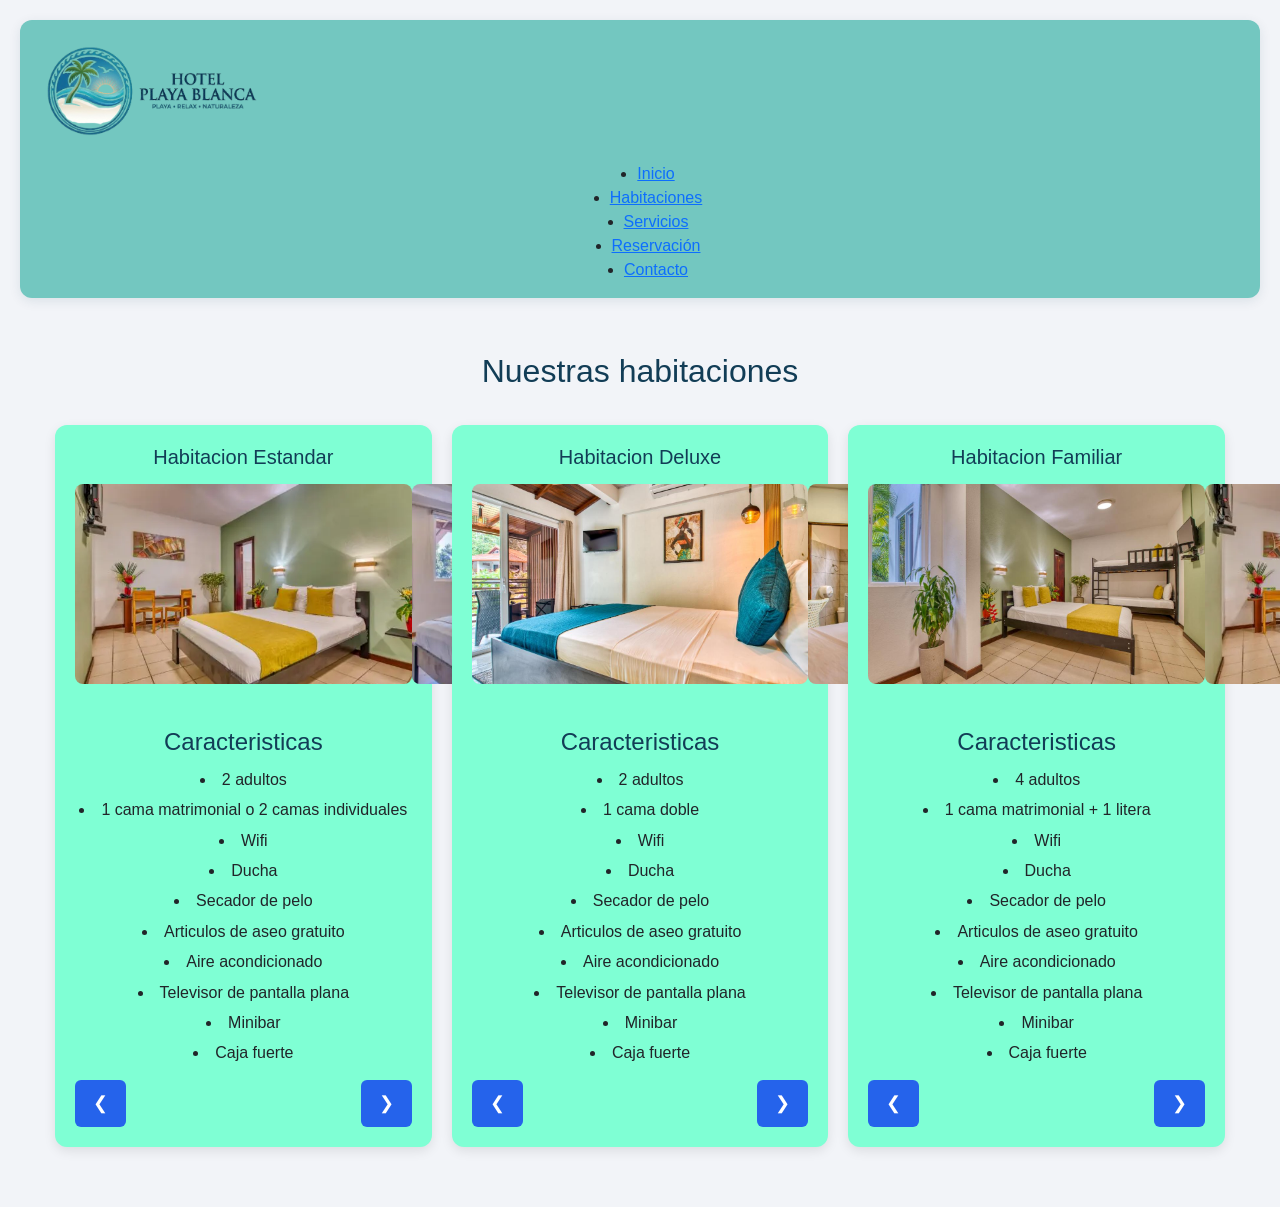
<file: views/habitaciones.html>
<!DOCTYPE html>
<html lang="en">
<head>
    <meta charset="UTF-8">
    <meta name="viewport" content="width=device-width, initial-scale=1.0">
    <title>Habitaciones</title>
    <link href="https://cdn.jsdelivr.net/npm/bootstrap@5.3.8/dist/css/bootstrap.min.css" rel="stylesheet">
    <script src="https://cdn.jsdelivr.net/npm/bootstrap@5.3.8/dist/js/bootstrap.bundle.min.js"></script>
    <link rel="stylesheet" href="./css/habitaciones.css">
    <link rel="stylesheet" href="./css/habitaciones.css">

    <style>
        /* ESTILOS EXISTENTES */
        .borde {
            border: 1px solid black;
        }
        .col-6 {
            margin-left: auto;
            margin-right: auto;
        }
        h2 {
            text-align: center;
            color: var(--blue-700);
            font-size: 2rem;
            margin-bottom: 28px;
        }
        h4{
            text-align: center;
        }
        li{
         width: fit-content;
         margin: auto;
        }

    </style>
</head>


<body>
    <header class="encabezado">
         <nav class="menu">

            <a href="#inicio" class="logo">
                <img src="./img/Logo_Hotel.png" alt="Logo Hotel Playa Blanca">
            </a>

            <ul class="navegacion">
                <li><a href="../index.html" >Inicio</a></li>
                <li><a href="./habitaciones.html">Habitaciones</a></li>
                <li><a href="#servicios">Servicios</a></li>
                <li><a href="#reservacion">Reservación</a></li>
                <li><a href="#contactos">Contacto</a></li>
            </ul>

        </nav>
    </header>
       <section id="titulo_habi">
        <br>
        <h2>Nuestras habitaciones</h2>
       </section>

           <div class="contenedor-carruseles">

        <!-- Carrusel 1 -->
        <div class="carrusel">
            <h2>Habitacion Estandar</h2>
            <div class="pista">
                <img src="./img/Habitacion/Estandar/Estandar_1.jpg" alt="estandar_1">
                <img src="./img/Habitacion/Estandar/Estandar_2.jpg" alt="estandar_2">
                <img src="./img/Habitacion/Estandar/Estandar_3.jpg" alt="estandar_3">
            </div>
            <br>
            <h4>Caracteristicas</h4>
            <li>2 adultos</li>
            <li>1 cama matrimonial o 2 camas individuales</li>
            <li>Wifi</li>
            <li>Ducha</li>
            <li>Secador de pelo</li>
            <li>Articulos de aseo gratuito</li>
            <li>Aire acondicionado</li>
            <li>Televisor de pantalla plana</li>
            <li>Minibar</li>
            <li>Caja fuerte</li>
            <div class="controles">
                <button onclick="mover(0, -1)">❮</button>
                <button onclick="mover(0, 1)">❯</button>
            </div>
        </div>

        <!-- Carrusel 2 -->
        <div class="carrusel">
            <h2>Habitacion Deluxe</h2>
            <div class="pista">
                <img src="./img/Habitacion/Deluxe/Deluxe_1.jpg" alt="deluxe_1">
                <img src="./img/Habitacion/Deluxe/Deluxe_2.jpg" alt="deluxe_2">
                <img src="./img/Habitacion/Deluxe/Delixe_3.jpg" alt="deluxe_3">
                <img src="./img/Habitacion/Deluxe/Deluxe_4.jpg" alt="deluxe_4">
            </div>
            <br>
            <h4>Caracteristicas</h4>
            <li>2 adultos</li>
            <li>1 cama doble</li>
            <li>Wifi</li>
            <li>Ducha</li>
            <li>Secador de pelo</li>
            <li>Articulos de aseo gratuito</li>
            <li>Aire acondicionado</li>
            <li>Televisor de pantalla plana</li>
            <li>Minibar</li>
            <li>Caja fuerte</li>
            <div class="controles">
                <button onclick="mover(1, -1)">❮</button>
                <button onclick="mover(1, 1)">❯</button>
            </div>
        </div>

        <!-- Carrusel 3 -->
        <div class="carrusel">
            <h2>Habitacion Familiar</h2>
            <div class="pista">
                <img src="./img/Habitacion/Familiar/Familiar_1.jpg" alt="familiar_1">
                <img src="./img/Habitacion/Familiar/Familiar_2.jpg" alt="familiar_2">
                <img src="./img/Habitacion/Familiar/Familiar_3.jpg" alt="familiar_3">
                <img src="./img/Habitacion/Familiar/Familiar_4.jpg" alt="familiar_4">
                <img src="./img/Habitacion/Familiar/Familiar_5.jpg" alt="familiar_5">
            </div>
            <br>
             <h4>Caracteristicas</h4>
            <li>4 adultos</li>
            <li>1 cama matrimonial + 1 litera</li>
            <li>Wifi</li>
            <li>Ducha</li>
            <li>Secador de pelo</li>
            <li>Articulos de aseo gratuito</li>
            <li>Aire acondicionado</li>
            <li>Televisor de pantalla plana</li>
            <li>Minibar</li>
            <li>Caja fuerte</li>
            <div class="controles">
                <button onclick="mover(2, -1)">❮</button>
                <button onclick="mover(2, 1)">❯</button>
            </div>
        </div>

    </div>

    <script>
        const indices = [0, 0, 0];

        function mover(carrusel, direccion) {
            const pista = document.querySelectorAll(".pista")[carrusel];
            const total = pista.children.length;

            indices[carrusel] =
                (indices[carrusel] + direccion + total) % total;

            pista.style.transform =
                `translateX(-${indices[carrusel] * 100}%)`;
        }
    </script>
    
</body>
</html>
</file>
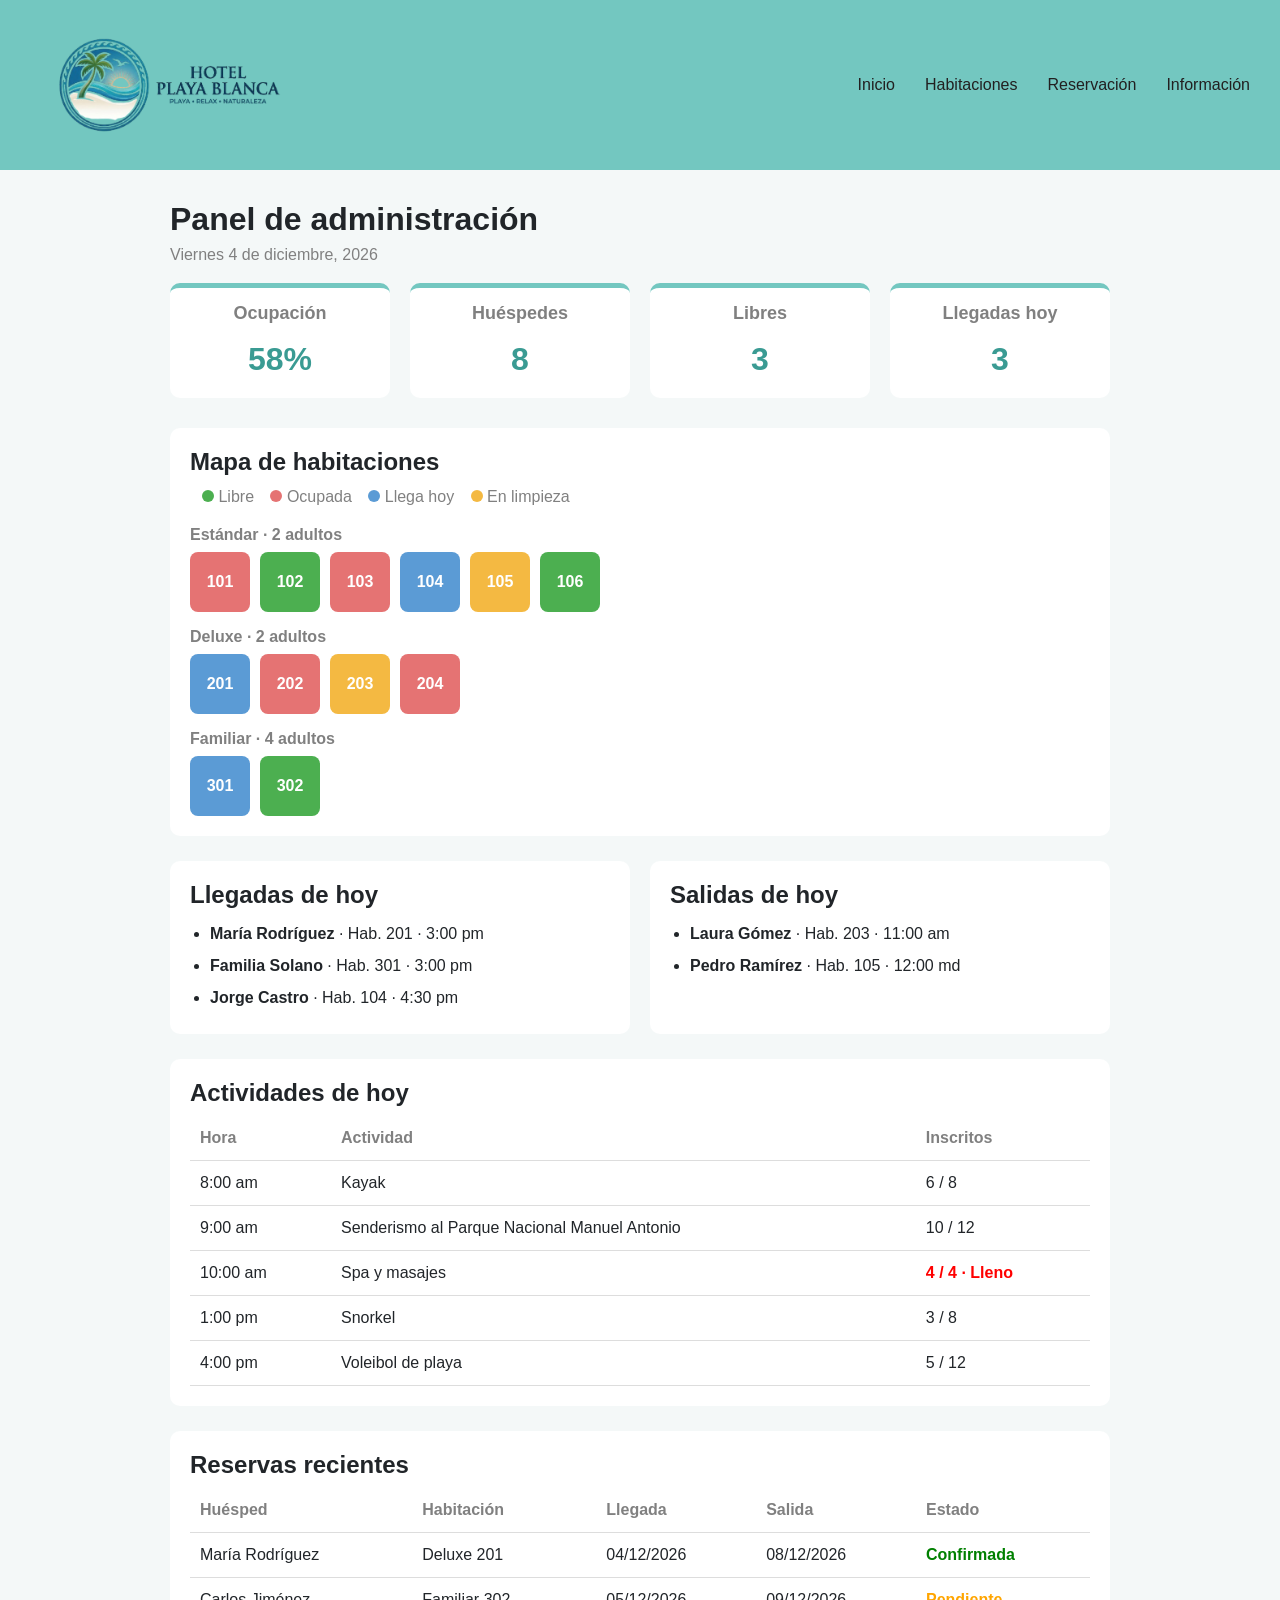
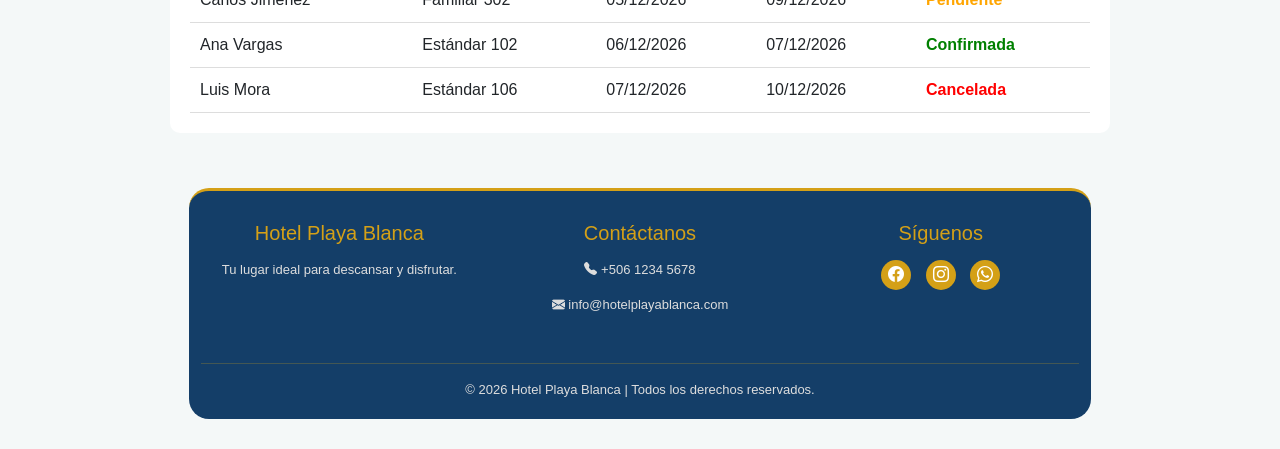
<file: views/html/dashboard.html>
<!DOCTYPE html>
<!-- lang="es" le dice al navegador que la página está en español -->
<html lang="es">
    <head>
        <!-- UTF-8 para que se vean bien las tildes, la ñ y el símbolo ₡ -->
        <meta charset="UTF-8">
        <!-- Esto hace que la página se adapte al tamaño de la pantalla -->
        <meta name="viewport" content="width=device-width, initial-scale=1.0">
        <!-- Bootstrap va de primero para que nuestros CSS le puedan ganar si hace falta -->
        <link href="https://cdn.jsdelivr.net/npm/bootstrap@5.3.8/dist/css/bootstrap.min.css" rel="stylesheet" integrity="sha384-sRIl4kxILFvY47J16cr9ZwB07vP4J8+LH7qKQnuqkuIAvNWLzeN8tE5YBujZqJLB" crossorigin="anonymous">
        <!-- CSS del equipo para el menú de arriba (../ para salir de la carpeta html) -->
        <link rel="stylesheet" href="../css/global.css">
        <!-- Los iconitos del pie de página (teléfono, correo y redes), los mismos de habitaciones -->
        <link rel="stylesheet" href="https://cdn.jsdelivr.net/npm/bootstrap-icons@1.11.3/font/bootstrap-icons.css">
        <!-- Mi CSS del dashboard -->
        <link rel="stylesheet" href="../css/dashboard.css">
        <!-- Lo que sale en la pestaña del navegador -->
        <title>Dashboard - Hotel Playa Blanca</title>
        <!-- El iconito de la pestaña, -->
        <link rel="icon" type="image/png" href="../img/icono.png">
    </head>
    <body>
        <!-- ===== MENÚ DE ARRIBA ===== -->
        <!-- Es el mismo menú del index para que todas las páginas se vean iguales -->
        <header>
            <!-- Sin class="navbar" porque Bootstrap tiene una clase igual y se chocaban -->
            <nav>
                <img src="../img/Logo_Hotel.png" alt="Logo Hotel Playa Blanca" width="300">
                <div class="links">
                    <!-- ../../ porque el index está dos carpetas más arriba -->
                    <a href="../../index.html">Inicio</a>
                    <!-- Estas están en la misma carpeta, por eso ./ -->
                    <a href="./habitaciones.html">Habitaciones</a>
                    <a href="./form.html">Reservación</a>
                    <a href="./dashboard.html">Información</a>
                </div>
            </nav>
        </header>

        <!-- CONTENIDO -->
        <main class="dashboard">
            <h1>Panel de administración</h1>
            <!-- La fecha de hoy, todos los datos de abajo son de este día -->
            <p class="fecha">Viernes 4 de diciembre, 2026</p>

            <!-- ===== TARJETAS ===== -->
            <!-- Los números salen del mapa de habitaciones de abajo -->
            <section class="tarjetas">
                <div class="tarjeta">
                    <h3>Ocupación</h3>
                    <!-- Esta noche: 4 ocupadas + 3 que llegan hoy = 7 de 12 habitaciones = 58% -->
                    <p class="numero">58%</p>
                </div>
                <div class="tarjeta">
                    <h3>Huéspedes</h3>
                    <!-- Solo los que ya están en el hotel: 4 habitaciones ocupadas x 2 personas = 8 -->
                    
                    <p class="numero">8</p>
                </div>
                <div class="tarjeta">
                    <h3>Libres</h3>
                    <p class="numero">3</p>
                </div>
                <div class="tarjeta">
                    <h3>Llegadas hoy</h3>
                    <p class="numero">3</p>
                </div>
            </section>

            <!-- ===== MAPA DE HABITACIONES ===== -->
            <!-- Un cuadrito por habitación, el color dice cómo está -->
            <!-- Los 3 tipos salen de la página de habitaciones, los números de cuarto son de ejemplo -->
            <section class="caja">
                <h2>Mapa de habitaciones</h2>

                <!-- Leyenda para saber qué significa cada color -->
                <p class="leyenda">
                    <span class="punto libre"></span> Libre
                    <span class="punto ocupada"></span> Ocupada
                    <span class="punto reservada"></span> Llega hoy
                    <span class="punto limpieza"></span> En limpieza
                </p>

                <!-- Piso 1: Estándar, para 2 adultos -->
                <h4>Estándar · 2 adultos</h4>
                <div class="habitaciones">
                    <div class="hab ocupada">101</div>
                    <div class="hab libre">102</div>
                    <div class="hab ocupada">103</div>
                    <!-- 104, 201 y 301 son de los que llegan hoy (ver "Llegadas de hoy") -->
                    <div class="hab reservada">104</div>
                    <div class="hab limpieza">105</div>
                    <div class="hab libre">106</div>
                </div>

                <!-- Piso 2: Deluxe, para 2 adultos con cama doble -->
                <h4>Deluxe · 2 adultos</h4>
                <div class="habitaciones">
                    <div class="hab reservada">201</div>
                    <div class="hab ocupada">202</div>
                    <div class="hab limpieza">203</div>
                    <div class="hab ocupada">204</div>
                </div>

                <!-- Piso 3: Familiar, para 4 adultos -->
                <h4>Familiar · 4 adultos</h4>
                <div class="habitaciones">
                    <div class="hab reservada">301</div>
                    <div class="hab libre">302</div>
                </div>
            </section>

            <!-- ===== LLEGADAS Y SALIDAS DE HOY ===== -->
            <!-- Dos cajas una al lado de la otra -->
            <section class="dos-columnas">
                <!-- Los que hacen check-in hoy (nombres y horas de ejemplo) -->
                <div class="caja">
                    <h2>Llegadas de hoy</h2>
                    <ul>
                        <li><b>María Rodríguez</b> · Hab. 201 · 3:00 pm</li>
                        <li><b>Familia Solano</b> · Hab. 301 · 3:00 pm</li>
                        <li><b>Jorge Castro</b> · Hab. 104 · 4:30 pm</li>
                    </ul>
                </div>
                <!-- Los que se van hoy, por eso su habitación está en limpieza -->
                <div class="caja">
                    <h2>Salidas de hoy</h2>
                    <ul>
                        <li><b>Laura Gómez</b> · Hab. 203 · 11:00 am</li>
                        <li><b>Pedro Ramírez</b> · Hab. 105 · 12:00 md</li>
                    </ul>
                </div>
            </section>

            <!-- ===== ACTIVIDADES DE HOY ===== -->
            <!-- Las actividades del hotel que salen en el index, con cuántos se apuntaron -->
            <section class="caja">
                <h2>Actividades de hoy</h2>
                <table>
                    <tr>
                        <th>Hora</th>
                        <th>Actividad</th>
                        <th>Inscritos</th>
                    </tr>
                    <tr>
                        <td>8:00 am</td>
                        <td>Kayak</td>
                        <td>6 / 8</td>
                    </tr>
                    <tr>
                        <td>9:00 am</td>
                        <!-- El parque está a 500 metros del hotel -->
                        <td>Senderismo al Parque Nacional Manuel Antonio</td>
                        <td>10 / 12</td>
                    </tr>
                    <tr>
                        <td>10:00 am</td>
                        <td>Spa y masajes</td>
                        <!-- Si ya no hay campo, lo pinto de rojo con la clase lleno -->
                        <td class="lleno">4 / 4 · Lleno</td>
                    </tr>
                    <tr>
                        <td>1:00 pm</td>
                        <td>Snorkel</td>
                        <td>3 / 8</td>
                    </tr>
                    <tr>
                        <td>4:00 pm</td>
                        <td>Voleibol de playa</td>
                        <td>5 / 12</td>
                    </tr>
                </table>
            </section>

            <!-- ===== TABLA DE RESERVAS ===== -->
            <!-- Las últimas reservas que entraron (para los próximos días) -->
            <section class="caja">
                <h2>Reservas recientes</h2>
                <table>
                    <!-- Primera fila: los títulos (th) -->
                    <tr>
                        <th>Huésped</th>
                        <th>Habitación</th>
                        <th>Llegada</th>
                        <th>Salida</th>
                        <th>Estado</th>
                    </tr>
                    <!-- Las demás filas: los datos (td) -->
                    <tr>
                        <td>María Rodríguez</td>
                        <td>Deluxe 201</td>
                        <td>04/12/2026</td>
                        <td>08/12/2026</td>
                        <!-- La clase le pone el color al estado (verde, naranja o rojo) -->
                        <td class="confirmada">Confirmada</td>
                    </tr>
                    <tr>
                        <td>Carlos Jiménez</td>
                        <td>Familiar 302</td>
                        <td>05/12/2026</td>
                        <td>09/12/2026</td>
                        <td class="pendiente">Pendiente</td>
                    </tr>
                    <tr>
                        <td>Ana Vargas</td>
                        <td>Estándar 102</td>
                        <td>06/12/2026</td>
                        <td>07/12/2026</td>
                        <td class="confirmada">Confirmada</td>
                    </tr>
                    <tr>
                        <td>Luis Mora</td>
                        <td>Estándar 106</td>
                        <td>07/12/2026</td>
                        <td>10/12/2026</td>
                        <td class="cancelada">Cancelada</td>
                    </tr>
                </table>
            </section>
        </main>

        <!-- ===== PIE DE PÁGINA ===== -->
        <!-- Mismo diseño del footer de habitaciones, hecho con las clases de Bootstrap -->
        <footer class="footer-hotel">
            <!-- container centra el contenido y le pone un ancho máximo -->
            <div class="container">
                <!-- row es la fila, text-center centra el texto -->
                <div class="row text-center">
                    <!-- col-md-4 = 4 de 12 espacios, o sea 3 columnas; en celular van una debajo de la otra -->
                    <div class="col-md-4 mb-3">
                        <h5>Hotel Playa Blanca</h5>
                        <p>Tu lugar ideal para descansar y disfrutar.</p>
                    </div>

                    <!-- El teléfono y el correo son los mismos que salen en el index -->
                    <div class="col-md-4 mb-3">
                        <h5>Contáctanos</h5>
                        <p><i class="bi bi-telephone-fill"></i> +506 1234 5678</p>
                        <p><i class="bi bi-envelope-fill"></i> info@hotelplayablanca.com</p>
                    </div>

                    <div class="col-md-4 mb-3">
                        <h5>Síguenos</h5>
                        <div class="redes">
                            <!-- target="_blank" abre el link en otra pestaña -->
                            <!-- title es el textito que sale al dejar el mouse encima -->
                            <a href="https://www.facebook.com/" target="_blank" title="Facebook">
                                <i class="bi bi-facebook"></i>
                            </a>
                            <a href="https://www.instagram.com/" target="_blank" title="Instagram">
                                <i class="bi bi-instagram"></i>
                            </a>
                            <a href="https://www.whatsapp.com/" target="_blank" title="WhatsApp">
                                <i class="bi bi-whatsapp"></i>
                            </a>
                        </div>
                    </div>
                </div>

                <!-- La rayita dorada que separa las columnas del copyright -->
                <hr>

                <!-- mb-0 le quita el espacio de abajo -->
                <p class="text-center mb-0">© 2026 Hotel Playa Blanca | Todos los derechos reservados.</p>
            </div>
        </footer>

        <!-- El JS de Bootstrap va al final del body  -->
        <!-- Sin esta línea no funcionan cosas como el carrusel o el menú hamburguesa -->
        <!-- Es la misma línea que usa el index -->
        <script src="https://cdn.jsdelivr.net/npm/bootstrap@5.3.8/dist/js/bootstrap.min.js" integrity="sha384-G/EV+4j2dNv+tEPo3++6LCgdCROaejBqfUeNjuKAiuXbjrxilcCdDz6ZAVfHWe1Y" crossorigin="anonymous"></script>
    </body>
</html>
</file>
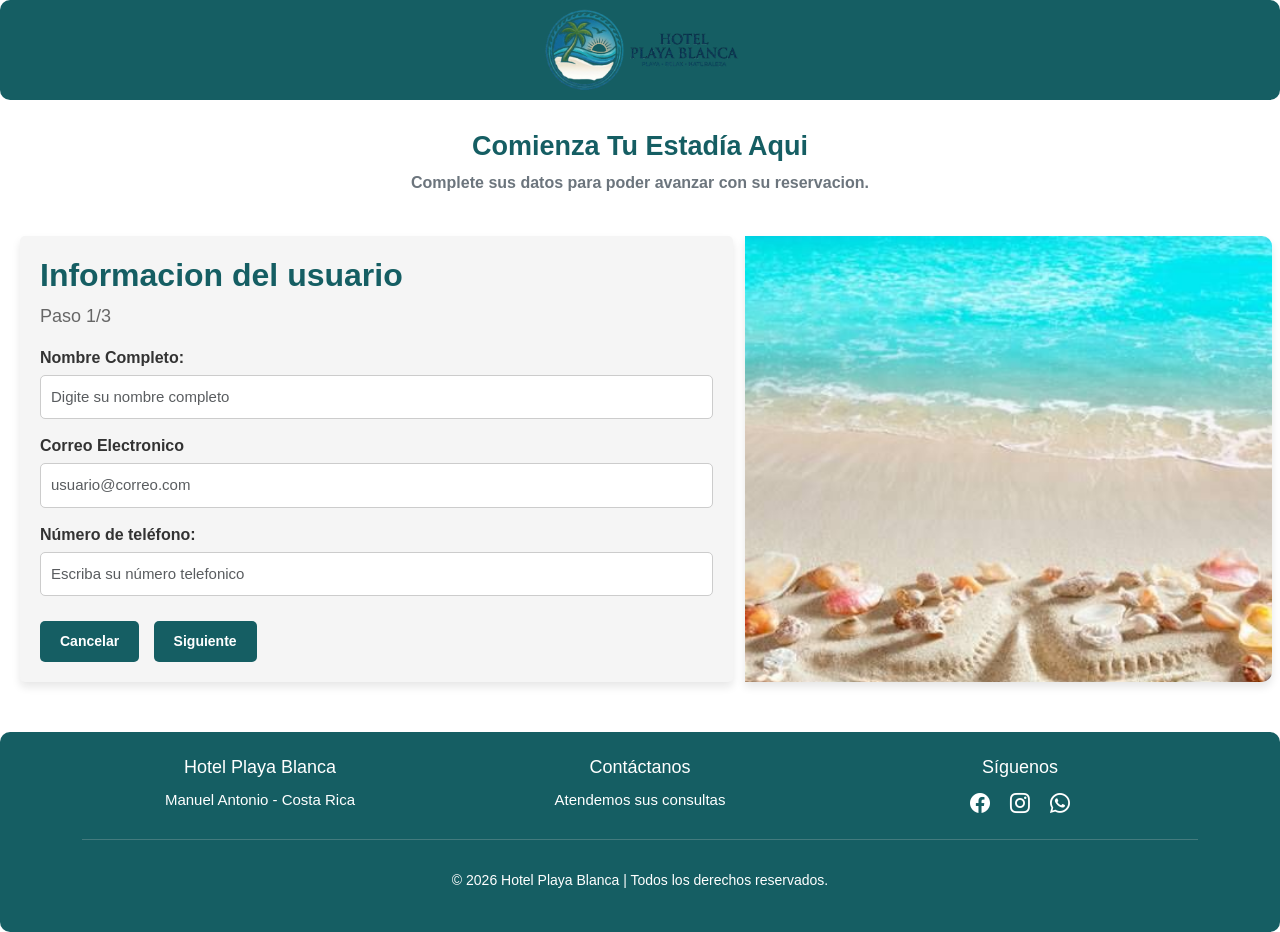
<file: views/html/form.html>
<!DOCTYPE html>
<html lang="es">
<head>
    <meta charset="UTF-8">
    <meta name="viewport" content="width=device-width, initial-scale=1.0">
    <link rel="icon" type="image/png" href="../img/icono.png">
    <title> Formulario para temas de reserva </title>

    <link href="https://cdn.jsdelivr.net/npm/bootstrap@5.3.8/dist/css/bootstrap.min.css" rel="stylesheet">

    <link rel="stylesheet" href="../css/formulario.css">

    <link rel="stylesheet" href="https://cdn.jsdelivr.net/npm/bootstrap-icons@1.11.3/font/bootstrap-icons.min.css">
</head>
<body>
    <!-- Barra nav -->
    <header>
        <nav class="barraNavegacion">
            <img src="../img/Logo_Hotel.png" alt="Logo Hotel Playa Blanca">
        </nav>
    </header>

    <!-- Cuerpo -->
    <main class="contenedorFormulario">
    
        <!-- Titulo y desc -->
        <section class="encabezadoForm">
            <h1 class="fw-bold" >
                Comienza Tu Estadía Aqui
            </h1>

            <p class="text-secondary fw-bold">
                Complete sus datos para poder avanzar con su reservacion.
            </p>
        </section>

        <div class="contenidoPrincipal row"> <!-- row: organiza columnas horizontalmente -->
            <!-- seccion del formulario-->
            <section class="seccionFormulario col-7">
                <div class="contenidoFormulario">
                
                    <!-- Formulario -->
                    <form id="reservaFormulario">

                        <!-- PARTE 1 -->
                        <section class="paso" id="paso1">

                            <h2 class="fw-bold">
                                Informacion del usuario
                            </h2>

                            <p class="indicadorPaso"> Paso 1/3 </p>

                            <div class="campo">
                                <label for="nombre">
                                    Nombre Completo:
                                </label>
                        
                                <input 
                                    type="text"
                                    id="nombre"
                                    class="form-control"
                                    name="nombre"
                                    placeholder="Digite su nombre completo"
                                    required
                                >
                                <!-- class="form-control": da estilos a los campos -->
                            </div>

                            <div class="campo">
                                <label for="correo">
                                    Correo Electronico
                                </label>

                                <input 
                                    type="email"
                                    id="correo"
                                    name="correo"
                                    class="form-control"
                                    placeholder="usuario@correo.com"
                                    required
                                >
                            </div>

                            <div class="campo">
                                <label for="numero">
                                    Número de teléfono:
                                </label>
                        
                                <input 
                                    type="tel"
                                    id="numero"
                                    name="numero"
                                    class="form-control"
                                    placeholder="Escriba su número telefonico"
                                    required
                                >
                            </div>
                        </section>

                        <!-- PARTE 2 -->
                        <section class="paso" id="paso2" hidden>
                            <h2>
                                Detalles de la reservacion
                            </h2>

                            <p class="indicadorPaso">
                                Paso 2/3
                            </p>

                            <div class="campo">
                                <label for="fechaEntrada">
                                    Fecha de Entrada:
                                </label>

                                <input 
                                    type="date"
                                    id="fechaEntrada"
                                    name="fechaEntrada"
                                    required
                                >
                            </div>

                            <div class="campo">
                                <label for="fechaSalida">
                                    Fecha de Salida:
                                </label>

                                <input 
                                    type="date"
                                    id="fechaSalida"
                                    name="fechaSalida"
                                    required
                                >
                            </div>

                            <!-- Cantidad de Huepedes-->
                            <div class="campo">
                                <label for="cantidadHuespedes">
                                    Cantidad de Huespedes:
                                </label>

                                <select 
                                    name="cantidadHuespedes" 
                                    id="cantidadHuespedes"
                                    required
                                >
                                    <option value="">
                                        Seleccione la cantidad de huespedes
                                    </option>

                                    <option value="1">
                                        1 Huesped
                                    </option>

                                    <option value="2">
                                        2 Huespedes
                                    </option>

                                    <option value="3">
                                        3 Huespedes
                                    </option>

                                    <option value="4">
                                        4 Huespedes
                                    </option>

                                    <option value="5">
                                        5 Huespedes
                                    </option>
                                </select>
                                
                            </div>

                            <!-- Tipo habitacion -->
                            <div class="campo">
                                <label for="tipoHabitacion">
                                    Tipo de habitacion:
                                </label>

                                <select 
                                    name="tipoHabitacion" 
                                    id="tipoHabitacion"
                                    required
                                >
                                    <option value="">
                                        Seleccione el tipo de habitacion
                                    </option>

                                    <option value="Habitacion Estandar">
                                        Habitacion Estandar
                                    </option>

                                    <option value="Habitacion Deluxe">
                                        Habitacion Deluxe
                                    </option>

                                    <option value="Habitacion Familiar">
                                        Habitacion Familiar
                                    </option>

                                </select>
                            </div>
                        </section>

                        <!-- PARTE 3 -->
                        <section class="paso" id="paso3" hidden>
                            <h2>
                                Confirme Su Reserva
                            </h2>

                            <p class="indicadorPaso">
                            Paso 3/3
                            </p>
                            <p>
                                Confirme Sus Datos Antes de Continuar...
                            </p>

                            <div class="datosFormulario">
                                <h3>
                                    Datos del Huesped
                                </h3>

                                <p>
                                    <strong>
                                        Nombre completo
                                    </strong>

                                    <span id="datosNombre"></span>
                                </p>

                                <p>
                                    <strong>Correo Electronico</strong>
                                    <span id="datosCorreo"></span>
                                </p>

                                <p>
                                    <strong>Telefono</strong>
                                <span id="datosTelefono"></span>
                                </p>

                                <h3>
                                    Detalles de Reserva
                                </h3>

                                <p>
                                    <strong>Fecha de entrada:</strong>
                                    <span id="datosEntrada"></span>
                                </p>

                                <p>
                                    <strong>Fecha de salida:</strong>
                                    <span id="datosSalida"></span>
                                </p>

                                <p>
                                    <strong>Cantidad de Huespedes:</strong>
                                    <span id="datosHuespedes"></span>
                                </p>

                                <p>
                                    <strong>Tipo de Habitacion</strong>
                                    <span id="datosHabitacion"></span>
                                </p>
                            </div>
                        </section>

                        <!-- Botones -->
                        <div>
                            <button type="button" id="botonCancelar" onclick="cancelacion()">
                                Cancelar
                            </button>
                        
                            <button type="button" id="botonSiguiente" onclick="siguienteP()">
                                Siguiente
                            </button>

                            <button type="submit" id="botonConfirmar" hidden>
                                Confirmar Reserva
                            </button>
                        </div>

                        <!-- Advertencia para confirmar la cancelacion -->
                        <div id="confirmarCancelacion" hidden>
                            
                            <div class="capaConfirmacion">

                                <div class="container">
                                    
                                    <div class="row">

                                        <div class="col-1 col-md-2"></div> <!-- Agrega espacio de 1 y 2 a la izquierda(posicionado por row) -->
                                        
                                        <div class="col-10 col-md-8">
                                            <div class="ventanaConfirmacion text-center">
                                                <p>
                                                    ¿Quieres Cancelar la Reservacion?
                                                </p>

                                                <button type="button" id="siCancelar" onclick="regresarInicio()">
                                                    Sí
                                                </button>
                        
                                                <button type="button" id="noCancelar" onclick="ocultarCancelacion()">
                                                    No
                                                </button>
                                            </div>
                                        </div>
                                        

                                        <div class="col-1 col-md-2"></div> <!-- Agrega espacio de 1 y 2 a la derecha(posicionado por row) -->
                                    </div>
                                </div>
                            </div>
                        </div>
                        
                    </form>
                </div>
            </section>

            <!-- parte derecha -->
            <aside class="seccionImagen col-5">
                <img src="../img/fotos-hotel/formularioImagen.jpg" alt="">
            </aside>

            
        </div>
    </main>

    <footer class="footer-hotel">
        <div class="container">
            <div class="seccionesFooter row">
                <div class="seccionFooter col">
                    <h3>Hotel Playa Blanca</h3>
                    <p>Manuel Antonio - Costa Rica</p>
                </div>
                <div class="seccionFooter col">
                    <h3>Contáctanos</h3>
                    <p>Atendemos sus consultas</p>
                </div>
                <div class="seccionFooter col">
                    <h3>Síguenos</h3>
                    
                    <div class="redesSociales">
                        <a href="https://www.facebook.com/" target="_blank"><!-- target="_blank": abre el enlace en una pestaña nueva -->
                            <i class="bi bi-facebook"></i>
                        </a>

                        <a href="https://www.instagram.com/" target="_blank">
                            <i class="bi bi-instagram"></i>
                        </a>

                        <a href="https://www.whatsapp.com/" target="_blank">
                            <i class="bi bi-whatsapp"></i>
                        </a>
                    </div>
                </div>
            </div>

            <hr>

            <p class="derechosReservados">
                © 2026 Hotel Playa Blanca | Todos los derechos reservados.
            </p>

        </div>

    </footer>

    <script src="../js/form.js"></script>
</body>
</html>
</file>
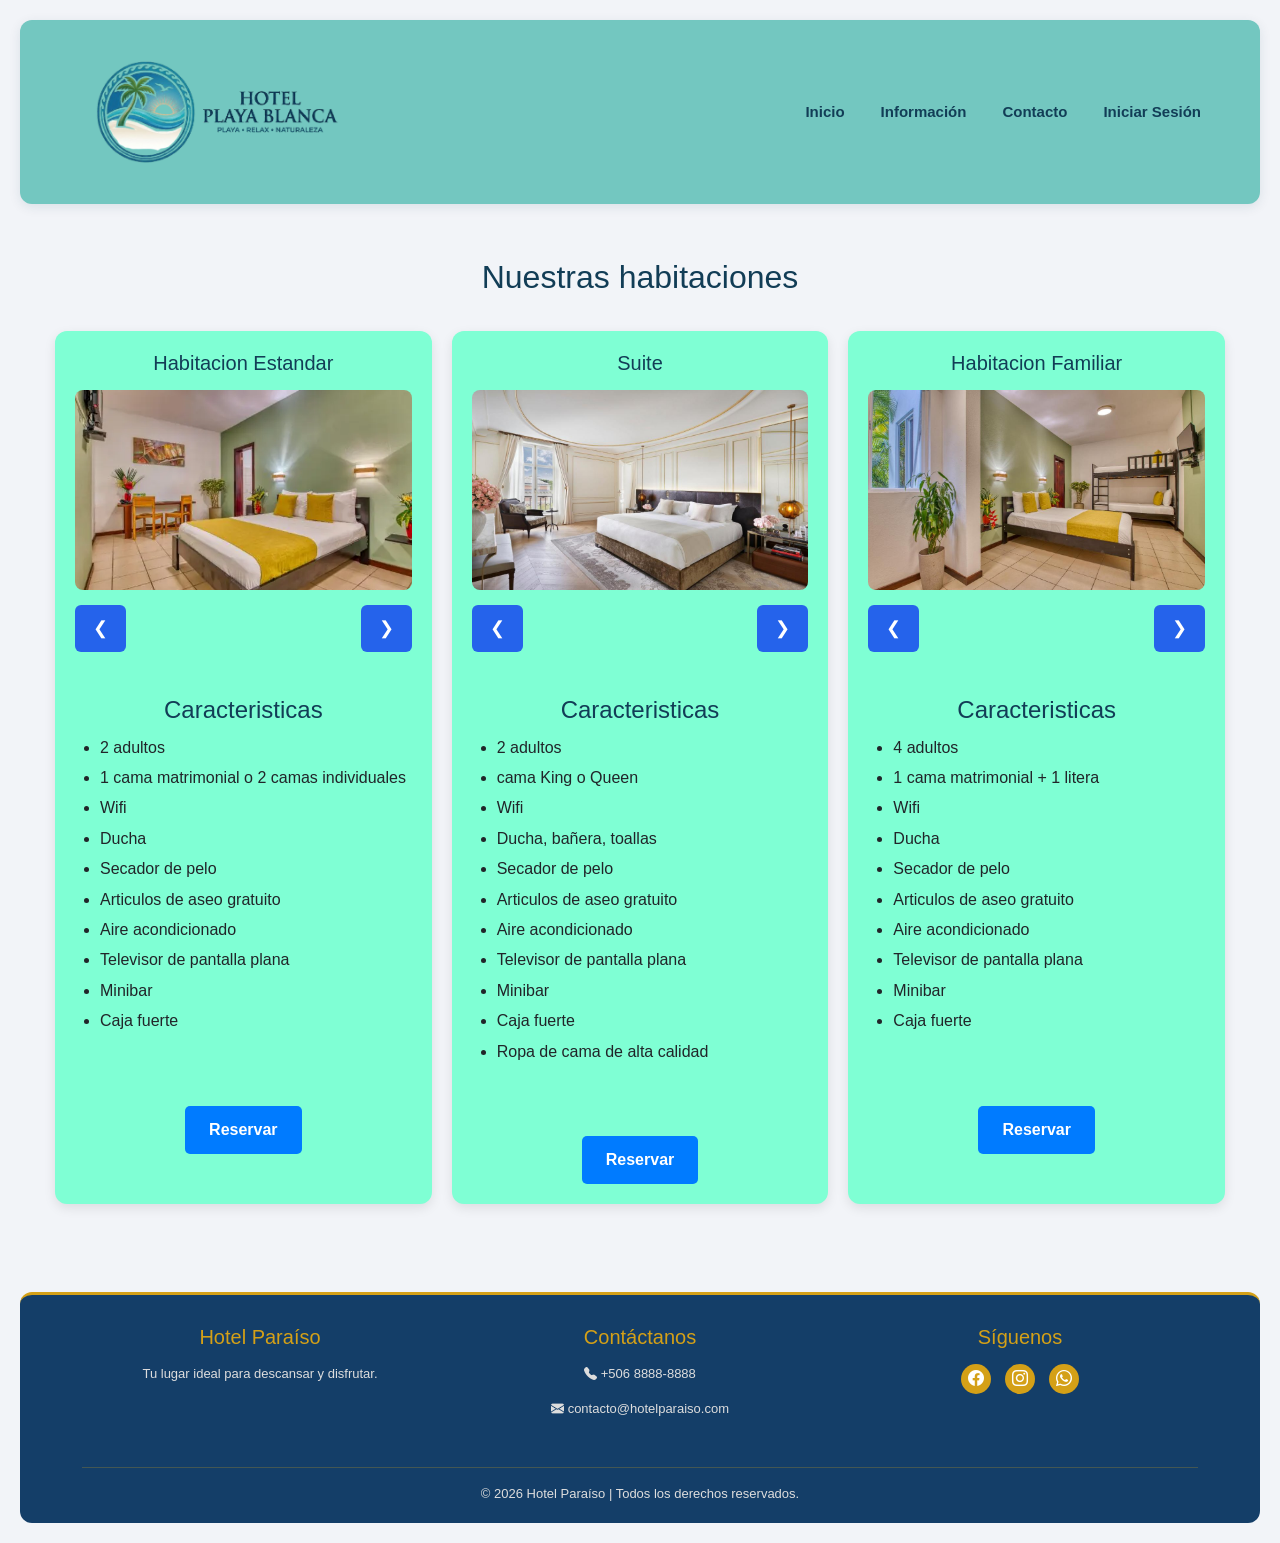
<file: views/html/habitaciones.html>
<!DOCTYPE html>
<html lang="en">

<head>
    <meta charset="UTF-8">
    <meta name="viewport" content="width=device-width, initial-scale=1.0">
    <title>Habitaciones</title>

<!--Bootstrap-->
    <link rel="icon" type="image/png" href="../img/icono.png">
    <link href="https://cdn.jsdelivr.net/npm/bootstrap@5.3.8/dist/css/bootstrap.min.css" rel="stylesheet">
    <script src="https://cdn.jsdelivr.net/npm/bootstrap@5.3.8/dist/js/bootstrap.bundle.min.js"></script>
    <link href="https://cdn.jsdelivr.net/npm/bootstrap-icons@1.11.3/font/bootstrap-icons.css" rel="stylesheet">
<!--Style-->
    <link rel="stylesheet" href="../css/habitaciones.css">

</head>

<body>
    <header class="encabezado">
        <nav class="navbar">
            <img src="../img/Logo_Hotel.png" alt="Logo Hotel Playa Blanca" width="300">

            <div class="links">
                <a href="../html/index.html">Inicio</a>
                <a href="./dashboard.html">Información</a>
                <a href="#contacto">Contacto</a>
                <a href="./inicial_sesion.html">Iniciar Sesión</a>
            </div>
        </nav>
    </header>
    <main>
        <!--habitaciones-->
        <section id="titulo_habi">
            <br>
            <h2>Nuestras habitaciones</h2>
        </section>

        <div class="contenedor-carruseles">

            <!-- Carrusel 1 -->
            <div class="carrusel">
                <h2>Habitacion Estandar</h2>
                <div class="ventana">
                    <div class="pista">
                    <img src="../img/Habitacion/Estandar/Estandar_1.jpg" alt="estandar_1">
                    <img src="../img/Habitacion/Estandar/Estandar_2.jpg" alt="estandar_2">
                    <img src="../img/Habitacion/Estandar/Estandar_3.jpg" alt="estandar_3">
                </div>
                </div>
                <div class="controles">
                    <button onclick="mover(0, -1)">❮</button>
                    <button onclick="mover(0, 1)">❯</button>
                </div>
                <br>
                <h4>Caracteristicas</h4>
                <ul>
                    <li>2 adultos</li>
                <li>1 cama matrimonial o 2 camas individuales</li>
                <li>Wifi</li>
                <li>Ducha</li>
                <li>Secador de pelo</li>
                <li>Articulos de aseo gratuito</li>
                <li>Aire acondicionado</li>
                <li>Televisor de pantalla plana</li>
                <li>Minibar</li>
                <li>Caja fuerte</li>
                </ul>
                <br><br>
                <div class="contenedor-boton">
                    <a href="./form.html" class="boton-enlace">Reservar</a>
                </div>
            </div>

            <!-- Carrusel 2 -->
            <div class="carrusel">
                <h2>Suite</h2>
                <div class="ventana">
                    <div class="pista">
                    <img src="../img/Habitacion/Suite/Suite_1.jpg" alt="suite_1">
                    <img src="../img/Habitacion/Suite/Suite_2.jpg" alt="suite_2">
                    <img src="../img/Habitacion/Suite/Suite_3.jpg" alt="suite_3">
                    <img src="../img/Habitacion/Suite/Suite_4.jpg" alt="suite_4">
                </div>
                </div>
                <div class="controles">
                    <button onclick="mover(1, -1)">❮</button>
                    <button onclick="mover(1, 1)">❯</button>
                </div>
                <br>
                <h4>Caracteristicas</h4>
               <ul>
                 <li>2 adultos</li>
                <li>cama King o Queen</li>
                <li>Wifi</li>
                <li>Ducha, bañera, toallas</li>
                <li>Secador de pelo</li>
                <li>Articulos de aseo gratuito</li>
                <li>Aire acondicionado</li>
                <li>Televisor de pantalla plana</li>
                <li>Minibar</li>
                <li>Caja fuerte</li>
                <li> Ropa de cama de alta calidad</li>
               </ul>
                <br><br>
                <div class="contenedor-boton">
                    <a href="./form.html" class="boton-enlace">Reservar</a>
                </div>
            </div>

            <!-- Carrusel 3 -->
            <div class="carrusel">
                <h2>Habitacion Familiar</h2>
                <div class="ventana">
                    <div class="pista">
                    <img src="../img/Habitacion/Familiar/Familiar_1.jpg" alt="familiar_1">
                    <img src="../img/Habitacion/Familiar/Familiar_2.jpg" alt="familiar_2">
                    <img src="../img/Habitacion/Familiar/Familiar_3.jpg" alt="familiar_3">
                    <img src="../img/Habitacion/Familiar/Familiar_4.jpg" alt="familiar_4">
                    <img src="../img/Habitacion/Familiar/Familiar_5.jpg" alt="familiar_5">
                </div>
                </div>
                <div class="controles">
                    <button onclick="mover(2, -1)">❮</button>
                    <button onclick="mover(2, 1)">❯</button>
                </div>
                <br>
                <h4>Caracteristicas</h4>
                <ul>
                    <li>4 adultos</li>
                <li>1 cama matrimonial + 1 litera</li>
                <li>Wifi</li>
                <li>Ducha</li>
                <li>Secador de pelo</li>
                <li>Articulos de aseo gratuito</li>
                <li>Aire acondicionado</li>
                <li>Televisor de pantalla plana</li>
                <li>Minibar</li>
                <li>Caja fuerte</li>
                </ul>
                <br><br>
                <div class="contenedor-boton">
                    <a href="./form.html" class="boton-enlace">Reservar</a>
                </div>
            </div>
        </div>
    </main>
    <br><br>

    <!-- FOOTER -->
    <footer id="contacto" class="footer-hotel">

        <div class="container">

            <div class="row text-center">

                <div class="col-md-4 mb-3">
                    <h5>Hotel Paraíso</h5>
                    <p>Tu lugar ideal para descansar y disfrutar.</p>
                </div>

                <div class="col-md-4 mb-3">
                    <h5>Contáctanos</h5>
                    <p><i class="bi bi-telephone-fill"></i> +506 8888-8888</p>
                    <p><i class="bi bi-envelope-fill"></i> contacto@hotelparaiso.com</p>
                </div>

                <div class="col-md-4 mb-3">
                    <h5>Síguenos</h5>

                    <div class="redes">
                        <a href="https://www.facebook.com/" target="_blank">
                            <i class="bi bi-facebook"></i>
                        </a>

                        <a href="https://www.instagram.com/" target="_blank">
                            <i class="bi bi-instagram"></i>
                        </a>

                        <a href="https://www.whatsapp.com/" target="_blank">
                            <i class="bi bi-whatsapp"></i>
                        </a>
                    </div>
                </div>

            </div>

            <hr>

            <p class="text-center mb-0">
                © 2026 Hotel Paraíso | Todos los derechos reservados.
            </p>

        </div>

    </footer>

    <!--javascript-->
     <script>
            const indices = [0, 0, 0];

            function mover(carrusel, direccion) {
                const pista = document.querySelectorAll(".pista")[carrusel];
                const total = pista.children.length;

                indices[carrusel] =
                    (indices[carrusel] + direccion + total) % total;

                pista.style.transform =
                    `translateX(-${indices[carrusel] * 100}%)`;
            }
        </script>
    <script src="https://cdn.jsdelivr.net/npm/bootstrap@5.3.3/dist/js/bootstrap.bundle.min.js"></script>
</body>

</html>
</file>
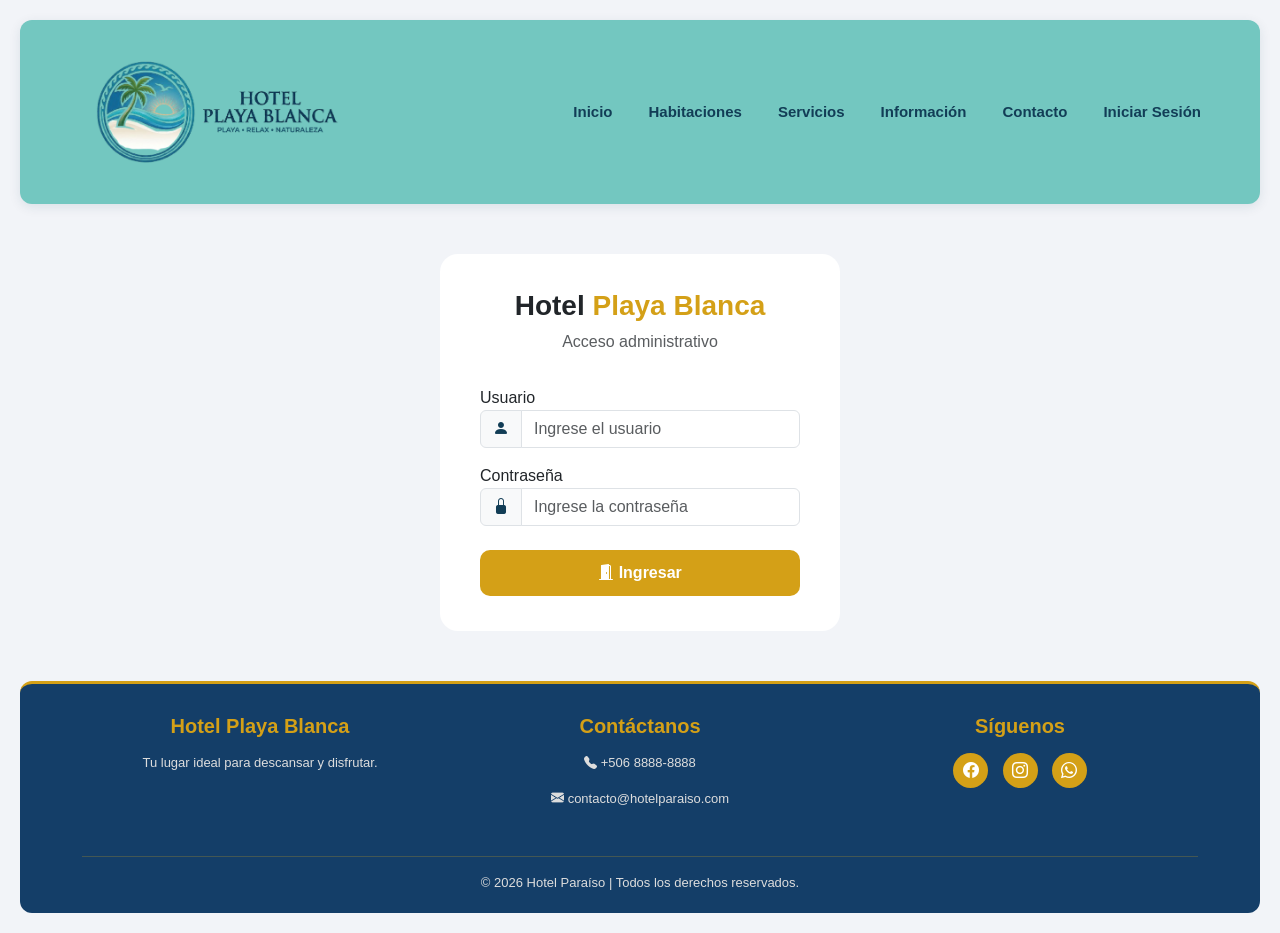
<file: views/html/inicial_sesion.html>
<!DOCTYPE html>
<html lang="es">

<head>
    <meta charset="UTF-8">
    <meta name="viewport" content="width=device-width, initial-scale=1.0">
    <title>Hotel Playa Blanca | Login</title>

      <!-- Fuente Inter -->
  <link href="https://fonts.googleapis.com/css2?family=Inter:wght@300;400;600;800&display=swap" rel="stylesheet">

    <!-- Bootstrap -->
    <link href="https://cdn.jsdelivr.net/npm/bootstrap@5.3.3/dist/css/bootstrap.min.css" rel="stylesheet">

    <!-- Bootstrap Icons -->
    <link href="https://cdn.jsdelivr.net/npm/bootstrap-icons@1.11.3/font/bootstrap-icons.css" rel="stylesheet">

    <link rel="stylesheet" href="../css/inicial_sesion.css">
</head>

<body>

    <!-- encabezado de la pagina -->
    <header class="encabezado">
        <nav class="navbar">
            <img src="../img/Logo_Hotel.png" alt="Logo Hotel Playa Blanca" width="300">

            <div class="links">
                <a href="../../index.html">Inicio</a>
                <a href="./habitaciones.html">Habitaciones</a>
                <a href="#lugares_hotel">Servicios</a>
                <a href="./dashboard.html">Información</a>
                <a href="#Contacto">Contacto</a>
                <a href="./inicial_sesion.html">Iniciar Sesión</a>
            </div>
        </nav>
    </header>

    <!-- contenido de principal de la pagina -->
    <main class="contenido-login">

        <div class="login-card">

            <h2 class="hotel-title">
                Hotel <span>Playa Blanca</span>
            </h2>

            <p class="text-center text-muted">
                Acceso administrativo
            </p>

            <form id="formLogin" novalidate>

                <!--ingreso de usuario-->
                <label for="usuario" class="semibold mt-3">Usuario</label>
                <div class="input-group mb-3">
                    <span class="input-group-text">
                        <i class="bi bi-person-fill"></i>
                    </span>
                    <input type="text" id="usuario" class="form-control" placeholder="Ingrese el usuario" required>
                </div>

                <!--contraseña-->
               <label for="clave" class="fw semibold">Contraseña</label>
                <div class="input-group mb-3">
                    <span class="input-group-text">
                        <i class="bi bi-lock-fill"></i>
                    </span>

                    <input type="password" id="clave" class="form-control" placeholder="Ingrese la contraseña" autocomplete="current-password" required>
                </div>
                <!--notificacion de error-->
                <div id="error" class="d-none text-center mb-2" role="alert" aria-live="polite">
                </div>
                <!--Boton de inicio-->
                <button type="submit" class="btn btn-login w-100 mt-2">
                    <i class="bi bi-door-open-fill"></i>
                    Ingresar
                </button>

            </form>

        </div>
    </main>

    <!-- FOOTER o pie de pagina-->
    <footer id="Contacto" class="footer-hotel">

        <div class="container">

            <div class="row text-center">

                <div class="col-md-4 mb-3">
                    <h5>Hotel Playa Blanca</h5>
                    <p>Tu lugar ideal para descansar y disfrutar.</p>
                </div>

                <div class="col-md-4 mb-3">
                    <h5>Contáctanos</h5>
                    <p><i class="bi bi-telephone-fill"></i> +506 8888-8888</p>
                    <p><i class="bi bi-envelope-fill"></i> contacto@hotelparaiso.com</p>
                </div>

                <div class="col-md-4 mb-3">
                    <h5>Síguenos</h5>

                    <div class="redes">
                        <a href="https://www.facebook.com/" target="_blank">
                            <i class="bi bi-facebook"></i>
                        </a>

                        <a href="https://www.instagram.com/" target="_blank">
                            <i class="bi bi-instagram"></i>
                        </a>

                        <a href="https://www.whatsapp.com/" target="_blank">
                            <i class="bi bi-whatsapp"></i>
                        </a>
                    </div>
                </div>

            </div>

            <hr>

            <p class="text-center mb-0">
                © 2026 Hotel Paraíso | Todos los derechos reservados.
            </p>

        </div>

    </footer>
    <!--javascrispt-->
    <script src="../js/inicio.js"></script>
</body>

</html>
</file>
<file: views/css/habitaciones.css>
* {
    margin: 0;
    padding: 0;
    box-sizing: border-box;
}

body {
    font-family: Arial, Helvetica, sans-serif;
    background-color: #f2f4f8;
    padding: 20px;
}

/* Encabezado */
.encabezado {
    width: 100%;
    background-color: #73c7c0;
    box-shadow: 0 3px 12px rgba(0, 60, 80, 0.10);
    position: relative;
    z-index: 100;
    border-radius: 12px;
    overflow: hidden;
}

/* Contenedor del menú */
.navbar {
    max-width: 1200px;
    min-height: 110px;
    margin: auto;
    padding: 10px 25px;
    display: flex;
    justify-content: space-between;
    align-items: center;
    gap: 25px;
}

/* Logo del hotel */
.logo {
    display: flex;
    align-items: center;
    flex-shrink: 0;
}

.logo img {
    width: 260px;
    max-width: 100%;
    height: auto;
    object-fit: contain;
}

/* Lista de navegación */
.links {
    display: flex;
    align-items: center;
    justify-content: flex-end;
    gap: 8px;
    flex-wrap: wrap;
}

/* Enlaces */
.links a {
    display: block;
    text-decoration: none;
    color: #123D56;
    font-size: 15px;
    font-weight: 600;
    padding: 12px 14px;
    border-radius: 6px;
    transition: 0.3s;
}
/*habitaciones*/
#titulo_habi{
    padding: 30px 15px 15px;
}
#titulo_habi h2{
    text-align: center;
    color: #123D56;
    font-size: 2rem;
    margin-bottom: 20px;
}
/* Adaptación para celulares */
@media (max-width: 850px) {
    .logo img {
        width: 220px;
    }
}
/*carruseles*/
.contenedor-carruseles {
    display: flex;
    justify-content: center;
    align-items: stretch;
    gap: 20px;
    max-width: 1200px;
    margin: 0 auto 40px;
    padding: 0 15px;
}

.carrusel {
    flex: 1;
    min-width: 0;
    background: aquamarine;
    padding: 20px;
    border-radius: 12px;
    box-shadow: 0 4px 12px #00000018;
}

.carrusel h2 {
    text-align: center;
    font-size: 20px;
    margin-bottom: 15px;
    color: #123D56;
}
.carrusel h4 {
    text-align: center;
    margin: 20px 0 12px;
    color: #123D56;
}
.carrusel ul{
    padding-left: 25px;
    margin-bottom: 25px;
}
.carrusel li{
    margin-bottom: 8px;
    line-height: 1.4;
}
/*imagenes de los carruseles*/
.pista {
    display: flex;
    width: 100%;
    transition: transform 0.4s ease;
    }
.ventana{
    width: 100%;
    overflow: hidden;
}
.pista img {
    width: 100%;
    flex: 0 0 100%;
    height: 200px;
    object-fit: cover;
    border-radius: 8px;
    display: block;
}
/*controles del carrusel*/
.controles {
    display: flex;
    justify-content: space-between;
    margin-top: 15px;
}

.controles button {
    border: none;
    background: #2563eb;
    color: white;
    padding: 10px 18px;
    border-radius: 6px;
    cursor: pointer;
    font-size: 18px;
    transition: background-color 0.3s;
}

.controles button:hover {
    background: #1d4ed8;
}

/* Diseño adaptable para celulares */
@media (max-width: 768px) {
    .contenedor-carruseles {
        flex-direction: column;
    }

    .carrusel {
        width: 100%;
    }
}
/*boton de reservar*/
.contenedor-boton {
    display: flex;
    justify-content: center;
    margin-top: auto;
}

/* Estilo para que el enlace parezca un botón interactivo */
.boton-enlace {
    display: inline-block;
    padding: 12px 24px;
    background-color: #007bff;
    color: white;
    text-decoration: none;
    border-radius: 5px;
    font-weight: bold;
    transition: background-color 0.3s;
}

/* Efecto visual al pasar el cursor */
.boton-enlace:hover {
    background-color: #0056b3;
    color: white;
}

/* FOOTER o pie de pagina*/
.footer-hotel {
    background-color: #143e68;
    color: white;
    padding: 30px 0 20px;
    border-top: 3px solid #d4a017;
     border-radius: 12px;
    overflow: hidden;
}

.footer-hotel h5 {
    color: #d4a017;
    margin-bottom: 15px;
}

.footer-hotel p {
    font-size: 13px;
    color: #ddd;
}

.footer-hotel hr {
    border-color: #d4a017;
}

/* REDES SOCIALES */
.redes a {
    display: inline-flex;
    justify-content: center;
    align-items: center;
    width: 30px;
    height: 30px;
    margin: 0 5px;
    background-color: #d4a017;
    color: white;
    border-radius: 50%;
    text-decoration: none;
    transition: 0.3s;
}

.redes a:hover {
    background-color: white;
    color: #212529;
    transform: translateY(-3px);
}
</file>
<file: views/css/global.css>
header{
    background-color: #73c7c0;
    display: flex;
    justify-content: end;
    max-width: 100%;
    box-sizing: border-box;
}

header nav{
    display: flex;
    align-items: center;
    justify-content: space-between;
    padding: 10px 30px;
    max-width: 100%;
    max-height: 100%;
    width: 100%;
    box-sizing: border-box;
    flex-wrap: wrap;
    gap: 15px;
}

header nav img{
    max-height: 150px;
    width: auto;
}

.links {
    display: flex;
    gap: 30px;
    align-items: end;
    flex-wrap: wrap;
    white-space: nowrap;
    justify-content: flex-end;
}

.links a {
    text-decoration: none;
    color: #222020;
}


.links a:hover {
    text-decoration: underline;
    text-decoration-thickness: 2px;
    text-underline-offset: 5px;
}

.alturaBarra{
    display: flex;
    min-height: 25px;
}

.volumenIcono{
    width: 200px;
    height: 300px;
    margin: 0%;
}

.volumenIcono img{
    width: 75px;
    height: 75px; 
}

.encabezado {
    width: 100%;
    background-color: #73c7c0;
    box-shadow: 0 3px 12px rgba(0, 60, 80, 0.10);
    position: relative;
    z-index: 100;
}

/* Contenedor del menú */
.navbar {
    max-width: 1200px;
    min-height: 110px;
    margin: 0 auto;
    padding: 10px 25px;

    display: flex;
    justify-content: space-between;
    align-items: center;
    gap: 25px;
}
</file>
<file: views/css/dashboard.css>
/* ===== PÁGINA EN GENERAL ===== */
body {
  margin: 0;                       /* quita el espacio blanco de los bordes */
  font-family: Arial, sans-serif;  /* tipo de letra */
  background-color: #f4f8f8;       /* fondo gris clarito */
}

/* Caja que tiene todo el contenido */
.dashboard {
  max-width: 1000px;  /* que no se estire mucho en pantallas grandes */
  margin: 0 auto;     /* auto a los lados para q quede parejo  */
  padding: 30px;      /* espacio por dentro */
}

.dashboard h1 {
  margin-bottom: 0;  /* pego el título a la fecha */
}

/* Bootstrap cambia el tamaño de los títulos, aquí los dejo como estaban */
.dashboard h1 { font-size: 32px; font-weight: bold; }
.dashboard h2 { font-size: 24px; font-weight: bold; }
.dashboard h3 { font-size: 18px; font-weight: bold; }
.dashboard h4 { font-size: 16px; font-weight: bold; }

/* La fecha debajo del título */
.fecha {
  margin-top: 5px;
  color: gray;
}

/* ===== TARJETAS ===== */
/* Uso flex para poner las cahitas uno al lado del otro */
.tarjetas {
  display: flex;
  gap: 20px;          /* espacio entre tarjetas */
  margin-bottom: 30px;
}

.tarjeta {
  flex: 1;                         /* todas las tarjetas del mismo ancho */
  background-color: white;
  border-top: 5px solid #73c7c0;   /* rayita turquesa arriba (el color del header) */
  border-radius: 10px;             /* esquinas redondeadas */
  padding: 15px;
  text-align: center;
}

/* Título pequeño de la tarjeta */
.tarjeta h3 {
  margin: 0;
  color: gray;
}

/* El número grande */
.numero {
  margin: 10px 0 0;
  font-size: 32px;
  font-weight: bold;
  color: #3a9b93;  /* turquesa más oscuro para que se lea bien */
}

/*  CAJA BLANCA DE LA TABLA  */
.caja {
  background-color: white;
  border-radius: 10px;
  padding: 20px;
  margin-bottom: 25px;  /* espacio entre una caja y la otra */
}

.caja h2 {
  margin-top: 0;  /* quito el espacio de arriba del título */
}

/* ===== MAPA DE HABITACIONES ===== */
/* Títulos de cada piso (Estándar, Deluxe, Familiar) */
.caja h4 {
  margin: 15px 0 8px;
  color: gray;
}

/* La fila de cuadritos de cada piso */
.habitaciones {
  display: flex;
  flex-wrap: wrap;  /* si no caben en una línea se bajan */
  gap: 10px;
}

/* Cada cuadrito con el número de habitación */
.hab {
  width: 60px;
  height: 60px;
  border-radius: 8px;
  color: white;
  font-weight: bold;
  /* estas 3 líneas centran el número dentro del cuadrito */
  display: flex;
  align-items: center;
  justify-content: center;
}

/* Colores de cada estado  */
.libre {
  background-color: #4caf50;  
}

.ocupada {
  background-color: #e57373;  
}

.limpieza {
  background-color: #f4b942;  
}

/* Habitación reservada de alguien que llega hoy (todavía no ha entrado) */
.reservada {
  background-color: #5b9bd5;  
}

/*  LEYENDA  */
.leyenda {
  color: gray;
}

/* Las bolitas de color de la leyenda */
.punto {
  display: inline-block;  /* para que el span pueda tener ancho y alto */
  width: 12px;
  height: 12px;
  border-radius: 50%;     /* 50% = círculo */
  margin-left: 12px;
}

/* ===== LLEGADAS Y SALIDAS ===== */
/* Pone las dos cajas una al lado de la otra */
.dos-columnas {
  display: flex;
  gap: 20px;
}

/* Cada caja agarra la mitad */
.dos-columnas .caja {
  flex: 1;
}

/* Las listas de llegadas y salidas */
.caja ul {
  margin: 0;
  padding-left: 20px;
  line-height: 2;  /* más espacio entre cada persona */
}

/* ===== TABLA ===== */
table {
  width: 100%;  /* ocupa todo el ancho de la caja */
}

/* th = títulos, td = datos */
th, td {
  text-align: left;
  padding: 10px;
  border-bottom: 1px solid #ddd;  /* una línea abajo para separar filas */
}

th {
  color: gray;
}

/* ===== COLORES DE LOS ESTADOS ===== */
.confirmada {
  color: green;
  font-weight: bold;
}

.pendiente {
  color: orange;
  font-weight: bold;
}

.cancelada {
  color: red;
  font-weight: bold;
}

/* Cuando una actividad ya no tiene campo */
.lleno {
  color: red;
  font-weight: bold;
}

/* ===== PIE DE PÁGINA ===== */
/* Los colores y tamaños son los mismos del footer de habitaciones */
.footer-hotel {
  background-color: #143e68;     /* azul oscuro */
  color: white;
  padding: 30px 0 20px;
  border-top: 3px solid #d4a017; /* rayita dorada arriba */
  border-radius: 20px;           /* esquinas redondeadas */
  margin: 0 5cm 30px;            /* 5 cm a cada lado y un espacio abajo para que se vea el fondo */
}

/* Las columnas, el centrado y los espacios ya los hace Bootstrap en el HTML */

/* Los títulos dorados */
.footer-hotel h5 {
  margin-bottom: 15px;
  color: #d4a017;
}

.footer-hotel p {
  font-size: 13px;
  color: #ddd;
}

/* La rayita que separa el copyright */
.footer-hotel hr {
  border-color: #d4a017;
}

/* Las bolitas doradas de las redes */
.redes a {
  display: inline-flex;
  justify-content: center;
  align-items: center;
  width: 30px;
  height: 30px;
  margin: 0 5px;
  background-color: #d4a017;
  color: white;
  border-radius: 50%;       /* 50% = círculo */
  text-decoration: none;    /* le quito la rayita de link */
}

/* Cuando paso el mouse se pone blanca (:hover es una pseudo-clase) */
.redes a:hover {
  background-color: white;
  color: #212529;
}

/* En pantallas más pequeñas 5 cm es demasiado, así que dejo un margen chiquito */
@media (max-width: 991px) {
  .footer-hotel {
    margin: 0 15px 15px;
  }
}

/* ===== CELULAR ===== */
/* Todo lo de aquí adentro solo pasa si la pantalla mide 600px o menos */
@media (max-width: 600px) {

  /* Menos espacio en los bordes para que quepa más contenido */
  .dashboard {
    padding: 15px;
  }

  /* Dejo que las tarjetas se bajen de línea */
  .tarjetas {
    flex-wrap: wrap;
    gap: 10px;
  }

  /* 2 tarjetas por fila: cada una pide 40% y el flex las estira hasta llenar la fila */
  /* (con 40% solo caben 2 por fila, la tercera ya no cabe y se baja) */
  .tarjeta {
    flex: 1 1 40%;
  }

  /* Número un poco más pequeño para que no se vea gigante */
  .numero {
    font-size: 26px;
  }

  /* Llegadas y salidas una debajo de la otra */
  .dos-columnas {
    flex-direction: column;
    gap: 0;  /* la caja ya tiene margin-bottom, no ocupo más espacio */
  }

  /* La tabla se puede deslizar de lado con el dedo */
  table {
    display: block;       /* para que la tabla acepte el overflow */
    overflow-x: auto;     /* si no cabe, aparece la barrita para deslizar */
    white-space: nowrap;  /* que el texto no se parta en varias líneas */
  }
}
</file>
<file: views/css/formulario.css>
header
{
    background-color: #155E63; /* color de fonde del header */
    padding: 10px; /* Agrega espacio interior alrededor de la barra */
    border-radius: 10px;
}

body
{
    font-family: Arial, Helvetica, sans-serif;
    line-height: 1.5; /* agrega espacio vertical entre cada linea */
    
}

.barraNavegacion
{
    display: flex; /* sirve para organizar los elementos, en este caso la imagen pero si hubieran mas elementos, los organizaria */
    justify-content: center; /* Centra el logo horizontalmente */

    align-items: center; /* Centra el logo verticalmente de la barra */
    height: 80px; /* Altura de la barra de navegacion */
}

.barraNavegacion img
{
    width: 240px; /* Establece ancho del logo */
}

.encabezadoForm
{
    text-align: center; /* Alineacion de texto */
    margin-bottom: 25px; /* agrega espacio por fuera del elemento, especificamente en la parte inferior */
    margin-top: 10px;
}

.encabezadoForm h1
{
    color: #155E63;
    font-size: 27px;
}

.encabezadoForm p
{
    color: #666;
    margin-top: 9px;
}

.contenedorFormulario
{
    display: flex;
    flex-direction: column; /* organiza los elementos uno abajo del otro (Horizontal)*/
    padding: 20px; /* agrega espacio interior alrededor del contenedor */
}

.contenidoFormulario
{
    padding: 20px; /* crea una pequeña separacion alrededor del formulario, asi tendra una apariencia menos apretada */
    background-color: #F5F5F5;
    border-radius: 5px;
    box-shadow: 0px 5px 8px rgba(16, 16, 16, 0.1);
    /* 
        0: desplazamiento horizontal
        5px: desplazamiento vertical
        8px: nivel de difuminado
        rgba: colores, se pueden cambiar con el cursor
    */
}

.contenidoFormulario button
{
    padding: 10px 20px; /* agrega espacio interior, arriba y abajo / a los lados (10px/20px) */
    background-color: #155E63;
    border-radius: 5px;
    color: white;
    border: none; /* quita el borde predeterminado de los botones */
    cursor: pointer; /* aparece una mano señalando y asi mismo esta indica que el elemento es interactivo */
    font-weight: bold;
    font-size: 14px;
    margin-right: 10px; /* Espacio a la derecha de cada boton */
    margin-top: 10px; /* agrega espacio superior */
    transition: background-color 0.3s ease;
    /* 
        transition: hace que pase un cambio visual gradualmente en vez de golpe
        background-color: indica que queremos animar, en este caso el background
        0.3: tiempo de la transicion 0.3 s
        ease: hace que el cambio comience y termine suavemente
    */
}

.contenidoFormulario button:hover /* aplica estilos cuando el cursor del mouse esta encima del elemento */
{
    background-color: #10494D;
}

.campo input, .campo select
{
    width: 100%; /* hace que los campos y las barras desplegables ocupen el 100% del ancho disponible */
    padding: 10px; /* agrega espacio interior alrededor del input y select, haciendo que el placeholder quede mas alejado y centrado del input */
    border: 1px solid #ccc; /* crea un borde gris en el input y select */
    border-radius: 5px; /* Agrega borde al input y select */
    box-sizing: border-box; /* Hace que el ancho y la altura del los campos establecidos incluya dentro de ellos el padding y border, haciendo que el input y select no se salgan de su contenedor */
    font-size: 15px; /* establece el tamaño de la letra en 15 pixeles */
}

.campo input:focus, .campo select:focus /* focus: aplica estilos a un elemento cuando esta selecionado o activo*/
{
    border-color: #155E63; /* color a los bordes pero aun queda predominando el color por defecto */
    outline: 2px solid #155E63;/* agrega color al borde completo haciendo que predomine el color que seleccione */
    /* ambos codigos se complementan para darle color al borde cuando lo estemos seleccionando */
}

.campo
{
    margin-bottom: 15px;
}

.campo label
{
    display: block;
    margin-bottom: 5px; /* agrega espacio entre la etiqueta y el campo */
    font-weight: bold;
    color: #333;
}



.seccionImagen
{
    position: relative; /* usa el contenedor como referencia para posicionar lo que tenga adentro con "position: absolute" */
}

.seccionImagen img
{
    position: absolute; /* sirve para usar propiedades como "left, top, right y bottom" y se puede usar sola pero no es la forma correcta de usarlo */
    top: 0; /* espacio superior de la imagen con el contenedor */
    left: 0; /* deja tal cantidad de separacion desde la izquierda */
    width: 100%; /* con esto hago que la imagen use correctamente el 100% del 40% de ancho que le asignamos */
    height: 100%; /* hace que ocupe el 100% de la altura de imagen disponible dentro de su contenedor */
    object-fit: cover; /* hace que se llene el espacio disponible (cover: prioriza llenar el espacio, no mostrar toda la imagen) */
    border-radius: 0 10px 10px 0;
    /*
        0: esquina superior izquierda
        10px: esquina superior derecha
        10px: esquina inferior derecha
        0: esquina inferior izquierda
    */
    box-shadow: 0 5px 8px rgba(0, 0, 0, 0.1);
    /*
        0: no desplaza la sombra horizontalmente
        2px: desplaza la sombra verticalmente
        8px: difuminado de la sombra
    */
}

.paso h2
{
    color: #155E63;
}

.indicadorPaso
{
    font-size: 18px;
    color: #666;
}

.footer-hotel
{
    background-color: #155E63;
    color: white;
    padding: 25px;
    margin-top: 30px;
    border-radius: 10px;
}

.footer-hotel hr
{
    border: none;
    border-top: 1px solid #ccc; /* 1px: establece el tamaño del hr */
}

.seccionesFooter
{
    text-align: center;
    margin-bottom: 20px; /* agrega espacio exterior debajo de cada elemento */
}

.seccionFooter h3
{
    margin-bottom: 10px;
    font-size: 18px;
}

.seccionFooter p
{
    margin: 0; /* elimina los margenes exteriores predeterminados */
    font-size: 15px;
}

.datosFormulario h3
{
    font-weight: bold;
}

.derechosReservados
{
    text-align: center;
    margin-top: 30px;
    font-size: 14px;
}

.redesSociales
{
    display: flex;
    gap: 20px;
    justify-content: center;
}

.redesSociales a
{
    color: white;
    text-decoration: none;
    font-size: 20px;
}

#confirmarCancelacion
{
    position: fixed; /* fija el elemento permitiendonos usarlo de referencia para la crear la capa que va a cubrir toda la ventana */
    top: 0;
    left: 0;
    width: 100%;
    height: 100%;
    background-color: gray;
    z-index: 1000;
}

.capaConfirmacion
{
    display: flex;
    justify-content: center;
    align-items: center;
    width: 100%;
    height: 100%;
}

.ventanaConfirmacion
{
    background-color: white;
    padding: 20px;
    border-radius: 4px;
    box-shadow: 0 5px 8px rgba(0, 0, 0, 0.1);
}
</file>
<file: views/css/inicial_sesion.css>
* {
    margin: 0;
    padding: 0;
    box-sizing: border-box;
}

body {
    font-family: 'intel',Arial, Helvetica, sans-serif;
    background-color: #f2f4f8;
    min-height: 100vh;
    display: flex;
    flex-direction: column;
    padding: 20px;
}

/* Encabezado */
.encabezado {
    width: 100%;
    background-color: #73c7c0;
    box-shadow: 0 3px 12px rgba(0, 60, 80, 0.10);
    position: relative;
    z-index: 100;
    border-radius: 12px;
}

/* Contenedor del menú */
.navbar {
    max-width: 1200px;
    min-height: 110px;
    margin: auto;
    padding: 10px 25px;
    display: flex;
    justify-content: space-between;
    align-items: center;
    gap: 25px;
}
/* Logo del hotel */
.logo {
    display: flex;
    align-items: center;
    flex-shrink: 0;
}

.logo img {
    width: 260px;
    max-width: 100%;
    height: auto;
    object-fit: contain;
}

/* Lista de navegación */
.links {
    display: flex;
    align-items: center;
    justify-content: flex-end;
    gap: 8px;
    flex-wrap: wrap;
}

/* Enlaces */
.links a {
    display: block;
    text-decoration: none;
    color: #123D56;
    font-size: 15px;
    font-weight: 600;
    padding: 12px 14px;
    border-radius: 6px;
    transition: all 0.3s ease;
}

/* Efecto al pasar el cursor */
.navegacion a:hover,
.navegacion a.activo {
    color: #ffffff;
    background-color: #087F91;
}

/* Adaptación para celulares */
@media (max-width: 850px) {
    .logo img {
        width: 220px;
    }
}

@media (max-width: 480px) {
    .navegacion {
        gap: 3px;
    }

    .navegacion a {
        font-size: 13px;
        padding: 9px 8px;
    }
}
/* CONTENEDOR DEL LOGIN */
.contenido-login {
    flex: 1;
    width: 100%;
    display: flex;
    justify-content: center;
    align-items: center;
    padding: 50px 15px;
}

/* TARJETA LOGIN */
.login-card {
    width: 100%;
    max-width: 400px;
    background:#ffffff;
    padding: 35px 40px;
    border-radius: 18px;
    box-shadow: 0 8px 25px rgba(0, 0, 0, 0,0.15);
    animation: fade 0.7s ease;
}

.hotel-title {
    font-weight: 800;
    font-size: 28px;
    text-align: center;
    color: #212529;
}

.hotel-title span {
    color: #d4a017;
}

.input-group-text {
    background-color: #f8f9fa;
    color: #123D56;
}
form-control {
    padding: 11px;
}

.form-control:focus {
    border-color: #d4a017;
    box-shadow: 0 0 0 0.15rem rgba(212, 160, 23, 0.35);
}

/* Boton */
.btn-login {
    background-color: #d4a017;
    color: white;
    font-weight: 600;
    border-radius: 10px;
    padding: 11px;
    transition: 0.3s;
    border: none;
}

.btn-login:hover {
    background-color: #b88b11;
    color: white;
    transform: translateY(-2px);
}

/* Error*/
#error {
    background: #dc3545;
    color: white;
    border-radius: 8px;
    padding: 8px;
    font-size: 14px;
}

/* Footer o pie de pagina*/
.footer-hotel {
    background-color: #143e68;
    color: white;
    padding: 30px 0 20px;
    border-top: 3px solid #d4a017;
    width: 100%;
    border-radius: 12px;
}

.footer-hotel h5 {
    color: #d4a017;
    margin-bottom: 15px;
    font-weight: 600;
}

.footer-hotel p {
    font-size: 13px;
    color: #ddd;
}

.footer-hotel hr {
    border-color: #d4a017;
}

/* REDES SOCIALES */
.redes a {
    display: inline-flex;
    justify-content: center;
    align-items: center;
    width: 35px;
    height: 35px;
    margin: 0 5px;
    background: #d4a017;
    color: white;
    border-radius: 50%;
    text-decoration: none;
    transition: 0.3s;
}

.redes a:hover {
    background: white;
    color: #212529;
    transform: translateY(-3px);
}

/* ANIMACION */
@keyframes fade {
    from {
        opacity: 0;
        transform: translateY(25px);
    }

    to {
        opacity: 1;
        transform: translateY(0);
    }
}

/* CELULARES */
@media (max-width: 576px) {
    .login-card {
        padding: 25px 20px;
    }

    .navbar-hotel .nav-link {
        margin-left: 0;
    }
}
</file>
